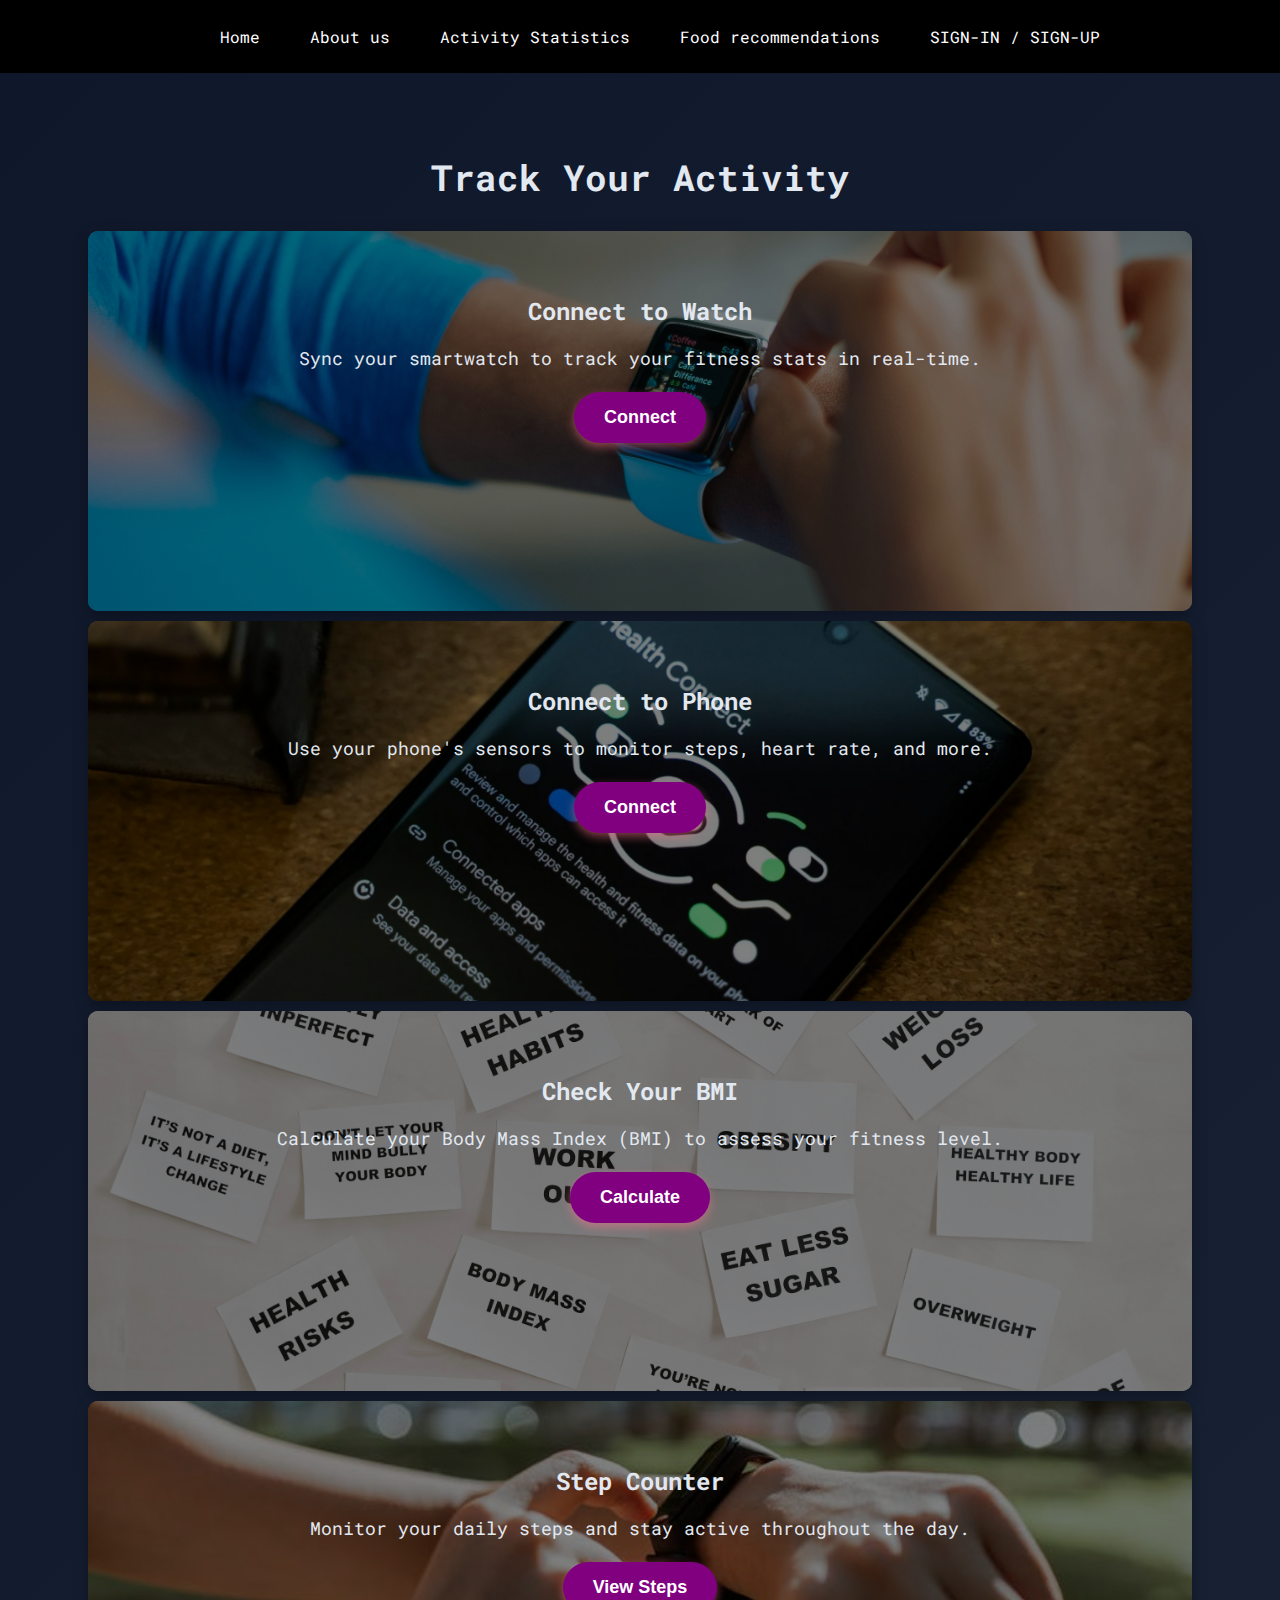
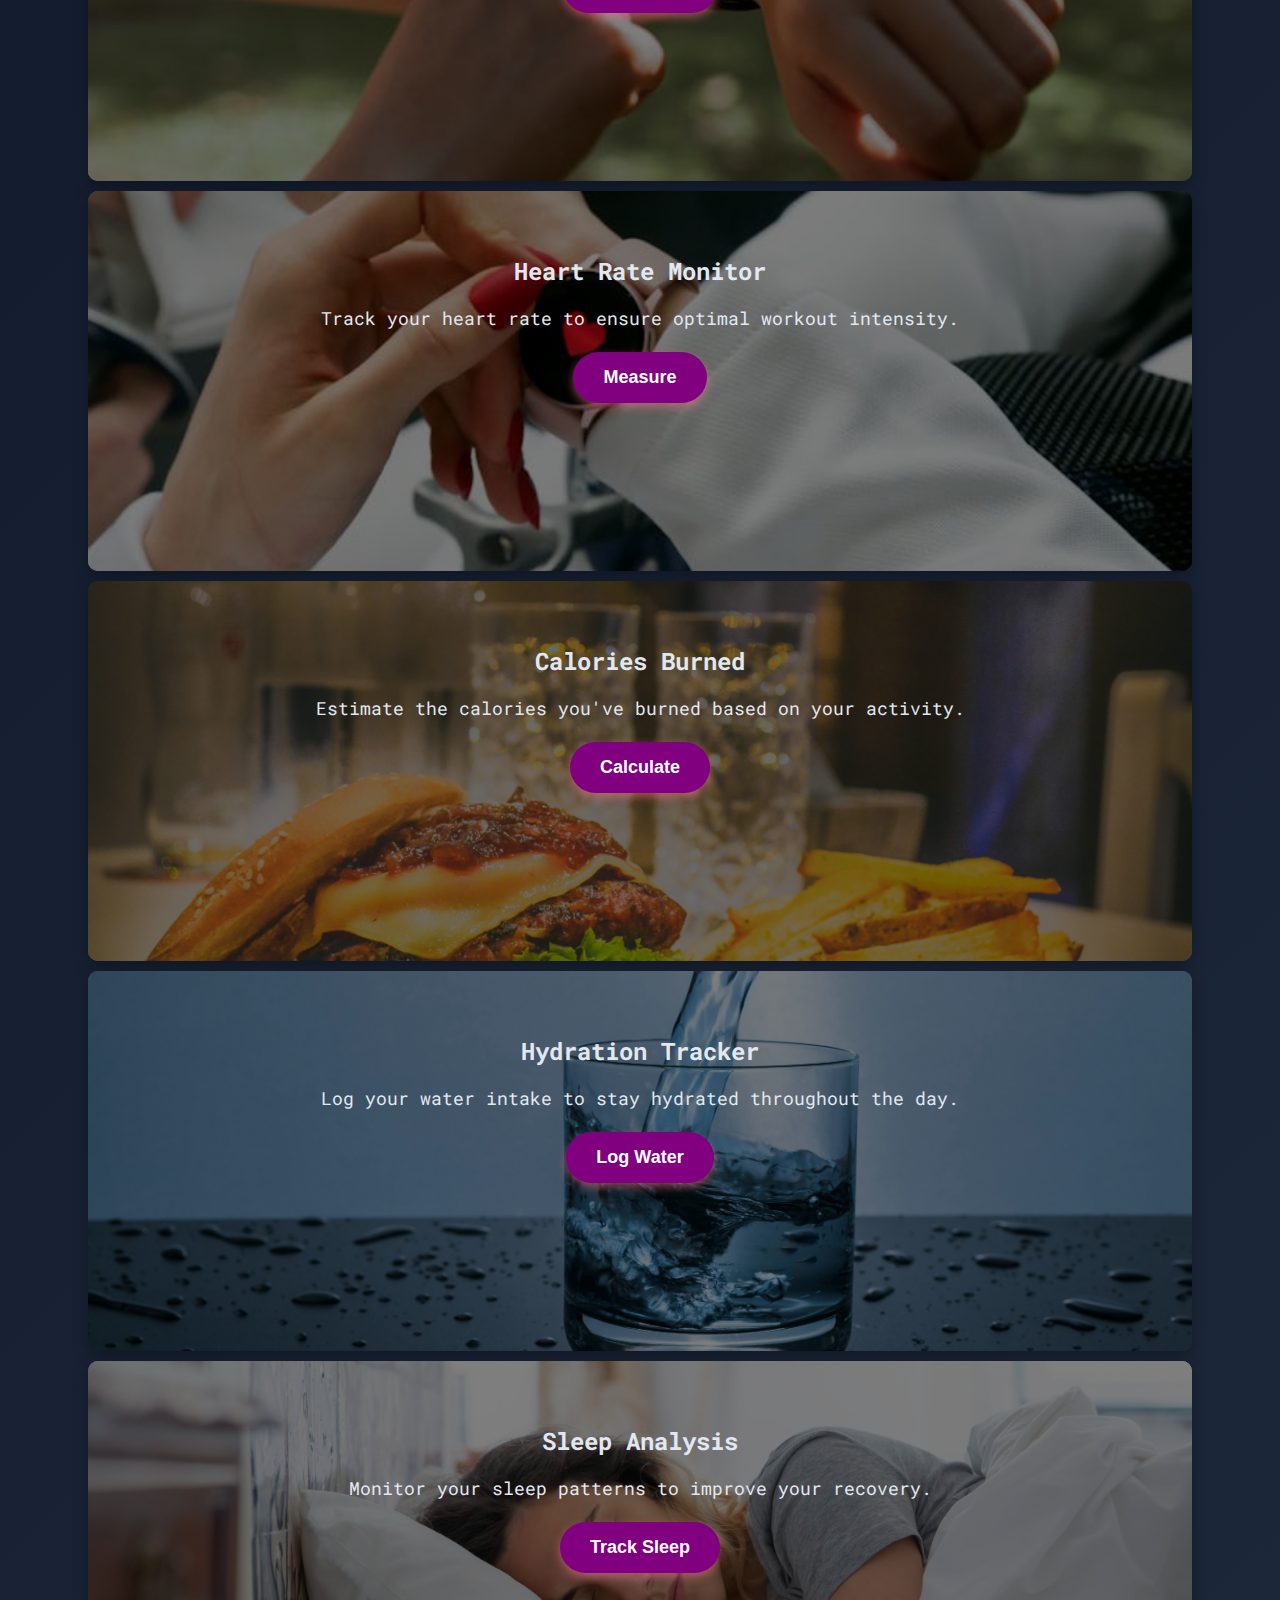
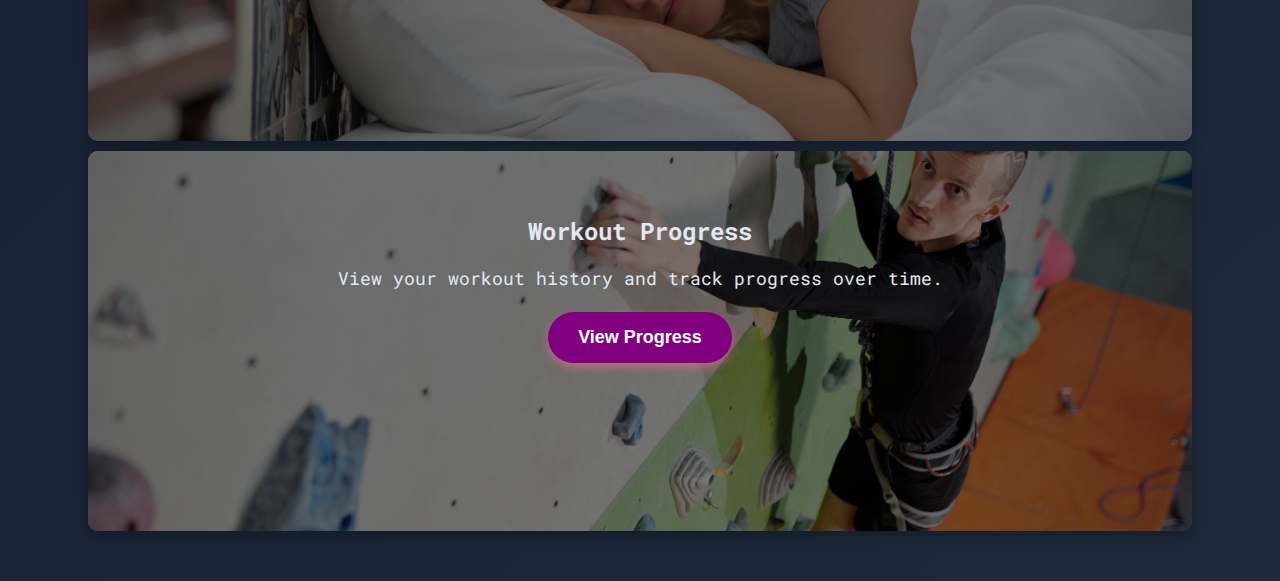
<file: index(activity).html>
<!DOCTYPE html>
<html lang="en">
<head>
    <meta charset="UTF-8">
    <meta name="viewport" content="width=device-width, initial-scale=1.0">
    <title>Activity - Fitness Hub</title>
    <link rel="stylesheet" href="style.css" />
    <link rel="preconnect" href="https://fonts.googleapis.com" />
    <link rel="preconnect" href="https://fonts.gstatic.com" crossorigin />
    
    <link rel="preconnect" href="https://fonts.googleapis.com">
    <link rel="preconnect" href="https://fonts.gstatic.com" crossorigin>
    <link
      href="https://fonts.googleapis.com/css2?family=Cedarville+Cursive&family=Roboto+Mono:ital,wght@0,100..700;1,100..700&display=swap"
      rel="stylesheet">
      <style>
        .activity {
            margin: 0;
            padding: 50px 0;
            background: linear-gradient(135deg, #0f172a, #1e293b);
            color: white;
            text-align: center;
        }
    
        .activity h2 {
            font-size: 36px;
            margin-bottom: 30px;
            color: #e2e8f0;
        }
    
        .activity-options {
            display: flex;
            flex-direction: column;
            gap: 10px;
        }
    
        .option {
            background-size: cover; 
            background-position: center;
            background-repeat: no-repeat;
            padding: 40px;
            border-radius: 10px;
            box-shadow: 0px 5px 15px rgba(0, 0, 0, 0.3);
            width: 80%;
            height:300px;
            margin: 0 auto;
            text-align: center;
            position: relative;
            color: white;
        }
    
        .option::before {
            content: '';
            position: absolute;
            top: 0;
            left: 0;
            width: 100%;
            height: 100%;
            background: rgba(0, 0, 0, 0.5);
            border-radius: 10px;
        }
    
        .option:hover {
            transform: translateY(-5px);
        }
    
        .option h3, .option p, .option button {
            position: relative;
            z-index: 2;
        }
    
        .option h3 {
            font-size: 24px;
            margin-bottom: 15px;
            color: #e2e8f0;
        }
    
        .option p {
            font-size: 18px;
            margin-bottom: 20px;
            color: #e2e8f0;
            text-align: center;
        }
    
        .option button {
            background: purple;
            color: white;
            padding: 15px 30px;
            border: none;
            border-radius: 30px;
            cursor: pointer;
            font-size: 18px;
            font-weight: bold;
            transition: all 0.3s ease;
            box-shadow: 0px 4px 10px rgba(255, 117, 140, 0.5);
        }
    
        .option button:hover {
            background: linear-gradient(135deg, #ff5ae6, #ff3cf2);
            transform: scale(1.05);
            transition: all 0.3s ease;
            box-shadow: 0px 6px 15px rgba(255, 92, 212, 0.6);
        }
    </style>
    
    
</head>
<body style="background-color: #0f172a;">
    <nav>
        <ul>
          <li><a href="index.html" draggable="false"> Home </a></li>
          <li><a href="index(about).html" draggable="false"> About us </a></li>
          <li>
            <a href="index(activity).html" draggable="false">
              Activity Statistics
            </a>
          </li>
          <li>
            <a href="index(food).html" draggable="false"> Food recommendations </a>
          </li>
          <li><a href="index(log).html" draggable="false"> SIGN-IN / SIGN-UP</a></li>
        </ul>
      </nav>
    <section class="activity">
        <h2>Track Your Activity</h2>
        <div class="activity-options">
            <div class="option" style="background-image: url(./Images/watch.jpg);">
                <h3>Connect to Watch</h3>
                <p>Sync your smartwatch to track your fitness stats in real-time.</p>
                <button>Connect</button>
            </div>
            <div class="option" style="background-image: url(./Images/connect_to_phone.png);">
                <h3>Connect to Phone</h3>
                <p>Use your phone's sensors to monitor steps, heart rate, and more.</p>
                <button>Connect</button>
            </div>
            <div class= "option" style="background-image: url(./Images/BMI.jpg)";>
                <h3>Check Your BMI</h3>
                <p>Calculate your Body Mass Index (BMI) to assess your fitness level.</p>
                <button>Calculate</button>
            </div>
            <div class="option" style="background-image: url(./Images/steps.jpg);">
                <h3>Step Counter</h3>
                <p>Monitor your daily steps and stay active throughout the day.</p>
                <button>View Steps</button>
            </div>
            <div class="option" style="background-image: url(./Images/heart_rate.jpg);">
                <h3>Heart Rate Monitor</h3>
                <p>Track your heart rate to ensure optimal workout intensity.</p>
                <button>Measure</button>
            </div>
            <div class="option" style="background-image: url(./Images/calories.jpg);">
                <h3>Calories Burned</h3>
                <p>Estimate the calories you've burned based on your activity.</p>
                <button>Calculate</button>
            </div>
            <div class="option" style="background-image: url(./Images/hydration.jpg);">
                <h3>Hydration Tracker</h3>
                <p>Log your water intake to stay hydrated throughout the day.</p>
                <button>Log Water</button>
            </div>
            <div class="option" style="background-image: url(./Images/sleep.jpg);">
                <h3>Sleep Analysis</h3>
                <p>Monitor your sleep patterns to improve your recovery.</p>
                <button>Track Sleep</button>
            </div>
            <div class="option" style="background-image: url(./Images/workout.jpg);">
                <h3>Workout Progress</h3>
                <p>View your workout history and track progress over time.</p>
                <button>View Progress</button>
            </div>
        </div>
    </section>
</body>
</html>
</file>
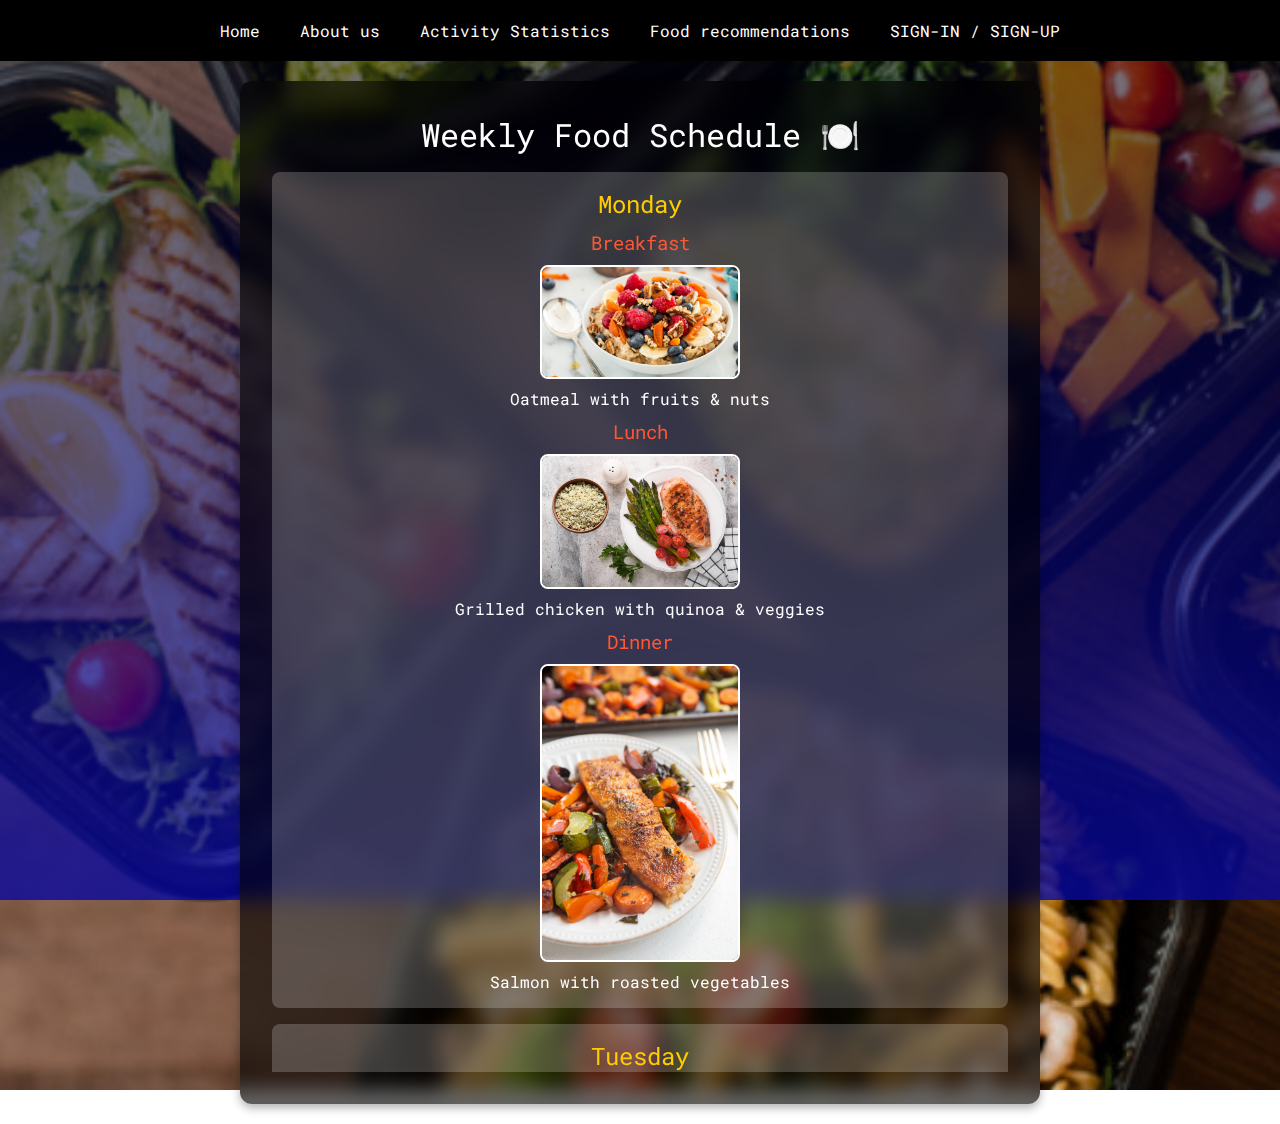
<file: index(food).html>
<!DOCTYPE html>
<html lang="en">
  <head>
    <meta charset="UTF-8" />
    <meta name="viewport" content="width=device-width, initial-scale=1.0" />
    <title>Weekly Food Schedule</title>
    <link rel="preconnect" href="https://fonts.googleapis.com" />
  <link rel="preconnect" href="https://fonts.gstatic.com" crossorigin />
  <link href="https://fonts.googleapis.com/css2?family=Roboto+Mono:ital,wght@0,100..700;1,100..700&display=swap"
    rel="stylesheet" />
  <link rel="preconnect" href="https://fonts.googleapis.com">
  <link rel="preconnect" href="https://fonts.gstatic.com" crossorigin>
  <link
    href="https://fonts.googleapis.com/css2?family=Cedarville+Cursive&family=Roboto+Mono:ital,wght@0,100..700;1,100..700&display=swap"
    rel="stylesheet">
    <link rel="stylesheet" href="styles.css" />
  </head>
  <body>
    <div>
      <nav>
        <ul>
          <li><a href="index.html" draggable="false"> Home </a></li>
          <li><a href="index(about).html" draggable="false"> About us </a></li>
          <li>
            <a href="index(activity).html" draggable="false">
              Activity Statistics
            </a>
          </li>
          <li>
            <a href="index(food).html" draggable="false"> Food recommendations </a>
          </li>
          <li><a href="index(log).html" draggable="false"> SIGN-IN / SIGN-UP</a></li>
        </ul>
      </nav>
    </div>
    
    <div class="container">
      <h1>Weekly Food Schedule 🍽️</h1>
      <div class="week">
        <!-- Monday -->
        <div class="day">
          <h2>Monday</h2>
          <div class="meal">
            <h3>Breakfast</h3>
            <img src="Images/Fruit_and_Nut_Oatmeal_.jpg" alt="Breakfast" />
            <p>Oatmeal with fruits & nuts</p>
          </div>
          <div class="meal">
            <h3>Lunch</h3>
            <img
              src="Images/Grown_Strong_Grilled_Chicken_With_Quinoa_Roasted_Vegetables.jpg"
              alt="Lunch"
            />
            <p>Grilled chicken with quinoa & veggies</p>
          </div>
          <div class="meal">
            <h3>Dinner</h3>
            <img src="Images/sheet-pan-salmon-and-vegetables-5.jpg" alt="Dinner" />
            <p>Salmon with roasted vegetables</p>
          </div>
        </div>

        <!-- Tuesday -->
        <div class="day">
          <h2>Tuesday</h2>
          <div class="meal">
            <h3>Breakfast</h3>
            <img src="Images/whole-wheat-pancakes-recipe-2.jpg" alt="Breakfast" />
            <p>Whole grain pancakes with honey</p>
          </div>
          <div class="meal">
            <h3>Lunch</h3>
            <img src="Images/avacado and grilled chicken.jpeg" alt="Lunch" />
            <p>Avocado & grilled chicken salad</p>
          </div>
          <div class="meal">
            <h3>Dinner</h3>
            <img
              src="Images/italian-vegetable-soup-with-cheese-bread.jpg"
              alt="Dinner"
            />
            <p>Vegetable soup with garlic bread</p>
          </div>
        </div>

        <!-- Wednesday -->
        <div class="day">
          <h2>Wednesday</h2>
          <div class="meal">
            <h3>Breakfast</h3>
            <img src="Images/Banana-Spinach-Smoothie-Featured.jpg" alt="Breakfast" />
            <p>Green smoothie with spinach & banana</p>
          </div>
          <div class="meal">
            <h3>Lunch</h3>
            <img src="Images/images.jpeg" alt="Lunch" />
            <p>Turkey sandwich with whole grain bread</p>
          </div>
          <div class="meal">
            <h3>Dinner</h3>
            <img src="Images/whole-wheat-pasta-with-marinara-sauce.jpg" alt="Dinner" />
            <p>Whole wheat pasta with marinara sauce</p>
          </div>
        </div>

        <!-- Thursday -->
        <div class="day">
          <h2>Thursday</h2>
          <div class="meal">
            <h3>Breakfast</h3>
            <img src="Images/Best-Egg-Toast-SQ-1.jpg" alt="Breakfast" />
            <p>Scrambled eggs with toast</p>
          </div>
          <div class="meal">
            <h3>Lunch</h3>
            <img src="Images/buddha bowl with chikpeas and veggies.jpeg" alt="Lunch" />
            <p>Buddha bowl with chickpeas and veggies</p>
          </div>
          <div class="meal">
            <h3>Dinner</h3>
            <img src="Images/grilled fish with asparagus.jpeg" alt="Dinner" />
            <p>Grilled fish with steamed asparagus</p>
          </div>
        </div>

        <!-- Friday -->
        <div class="day">
          <h2>Friday</h2>
          <div class="meal">
            <h3>Breakfast</h3>
            <img
              src="Images/Greek-Yogurt-drizzled-with-Honey-and-Walnuts-Yiaourti-me-meli.jpg"
              alt="Breakfast"
            />
            <p>Greek yogurt with honey & almonds</p>
          </div>
          <div class="meal">
            <h3>Lunch</h3>
            <img src="Images/pizza.jpeg" alt="Lunch" />
            <p>Veggie-loaded pizza on whole wheat crust</p>
          </div>
          <div class="meal">
            <h3>Dinner</h3>
            <img src="Images/chicken-and-broccoli-stir-fry-6-2.jpg" alt="Dinner" />
            <p>Chicken stir-fry with broccoli</p>
          </div>
        </div>

        <!-- Saturday -->
        <div class="day">
          <h2>Saturday</h2>
          <div class="meal">
            <h3>Breakfast</h3>
            <img src="Images/croissant.jpeg" alt="Breakfast" />
            <p>Croissant with fresh berries</p>
          </div>
          <div class="meal">
            <h3>Lunch</h3>
            <img src="Images/easy-vegan-black-bean-veggie-burgers.jpg" alt="Lunch" />
            <p>Homemade veggie burger</p>
          </div>
          <div class="meal">
            <h3>Dinner</h3>
            <img src="Images/Spicy-Chickpea-and-Cauliflower-Curry.jpg" alt="Dinner" />
            <p>Spicy chickpea curry with rice</p>
          </div>
        </div>

        <!-- Sunday -->
        <div class="day">
          <h2>Sunday</h2>
          <div class="meal">
            <h3>Breakfast</h3>
            <img src="Images/bagel.jpeg" alt="Breakfast" />
            <p>Bagel with cream cheese & smoked salmon</p>
          </div>
          <div class="meal">
            <h3>Lunch</h3>
            <img src="Images/italian pasta.jpeg" alt="Lunch" />
            <p>Italian pasta salad with olives</p>
          </div>
          <div class="meal">
            <h3>Dinner</h3>
            <img src="Images/grilled steak with mashed potatoes.jpeg" alt="Dinner" />
            <p>Grilled steak with mashed potatoes</p>
          </div>
        </div>
      </div>
    </div>
  </body>
</html>
</file>
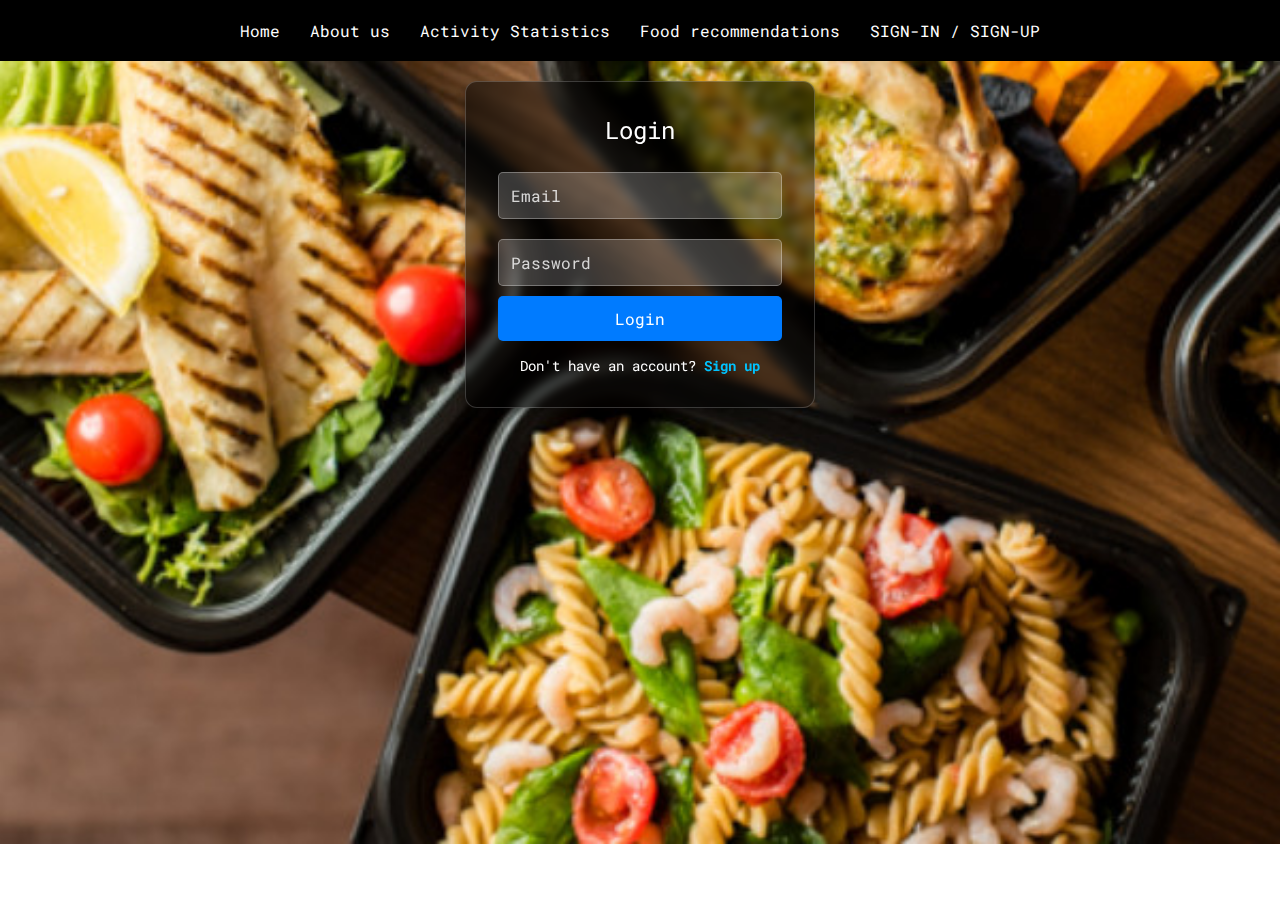
<file: index(log).html>
<!DOCTYPE html>
<html lang="en">

<head>
  <meta charset="UTF-8" />
  <meta name="viewport" content="width=device-width, initial-scale=1.0" />
  <title>Login Page</title>
  <link rel="stylesheet" href="styles(log).css" />
  <link rel="preconnect" href="https://fonts.googleapis.com" />
  <link rel="preconnect" href="https://fonts.gstatic.com" crossorigin />
  <link href="https://fonts.googleapis.com/css2?family=Roboto+Mono:ital,wght@0,100..700;1,100..700&display=swap"
    rel="stylesheet" />
  <link rel="preconnect" href="https://fonts.googleapis.com">
  <link rel="preconnect" href="https://fonts.gstatic.com" crossorigin>
  <link
    href="https://fonts.googleapis.com/css2?family=Cedarville+Cursive&family=Roboto+Mono:ital,wght@0,100..700;1,100..700&display=swap"
    rel="stylesheet">
</head>

<body>
  <nav>
    <ul style="padding: 10px">
      <li><a href="index.html" draggable="false"> Home </a></li>
      <li><a href="index(about).html" draggable="false"> About us </a></li>
      <li>
        <a href="index(activity).html" draggable="false">
          Activity Statistics
        </a>
      </li>
      <li>
        <a href="index(food).html" draggable="false"> Food recommendations </a>
      </li>
      <li><a href="index(log).html" draggable="false"> SIGN-IN / SIGN-UP</a></li>
    </ul>
  </nav>
  <div class="login-container">
    <h2>Login</h2>
    <form action="#">
      <input type="email" class="input-field" placeholder="Email" required />
      <input type="password" class="input-field" placeholder="Password" required />
      <button type="submit" class="login-btn">Login</button>
    </form>
    <p class="signup-text">Don't have an account? <a href="#">Sign up</a></p>
  </div>
</body>

</html>
</file>
<file: style.css>
body{
    margin:0px;
    padding: 0px;
    font-family: "Roboto Mono", serif;
    font-optical-sizing: auto;
    font-weight: 400;
    font-style: normal;
    color: white;

    position: relative;
  z-index: 1;
  background: transparent;
}

.video-container {
  position: fixed;
  top: 0;
  left: 0;
  width: 100%;
  height: 100%;
  overflow: hidden;
  z-index: -1;
}

.video-container video {
  position: absolute;
  top: 50%;
  left: 50%;
  transform: translate(-50%, -50%);
  min-width: 100%;
  min-height: 100%;
  width: auto;
  height: auto;
  object-fit: cover;
}



.cedarville-cursive-regular {
    font-family: "Cedarville Cursive", serif;
    font-weight: 400;
    font-style: normal;
    font-size: 150px;
    color: red;
  }  
.navbar-inner {
    background:transparent;
}
nav{
    color: white;
    text-align: center;
    padding: 5px;
    background-color: black;
}
nav ul{
    list-style-type: none;
}
nav ul li{
    display: inline-block;
    padding: 5px 20px;
}
nav a{
    text-decoration: none;
    color: white;
}
nav a:hover{
    font-size: 20px;
    transition: all 500ms;
    font-size-adjust: 20px;
}
/* Center everything on the page */
.container {
    display: flex;
    flex-direction: column;
    align-items: center;
    text-align: center;
}
  
  /* Restrict max width for better readability */
  .content {
    max-width: 800px; /* Adjust as needed */
    width: 90%;
    margin: auto;
}
  
  /* Float images properly while keeping text aligned */
  .leftFloat {
    float: left;
    margin-right: 15px;
    margin-bottom: 10px;
    width: 150px; /* Adjust size as needed */
}
  
  .rightFloat {
    float: right;
    margin-left: 15px;
    margin-bottom: 10px;
    width: 150px; /* Adjust size as needed */
}
  
  /* Paragraph styling */
p {
    overflow: hidden; /* Prevents layout breaking */
    font-size: 16px;
    line-height: 1.5;
    text-align: left; /* Ensures readability */
}
  
  /* Center the main heading */
h1 {
    text-align: center;
}
</file>
<file: styles.css>
* {
    margin: 0;
    padding: 0;
    box-sizing: border-box;
    font-family: "Roboto Mono", serif;
    font-optical-sizing: auto;
    font-weight: 400;
    font-style: normal;
    color: white;
}
.navbar-inner {
    background:transparent;
}
nav {
    color: white;
    text-align: center;
    padding: 10px;
    background-color: black;
    display: block; /* Ensures it takes the full width */
    width: 100%;
}
nav ul {
    list-style-type: none;
    padding: 0;
    margin: 0;
    display: flex; /* Makes the items align horizontally */
    justify-content: center; /* Centers the menu items */
}
nav ul li {
    display: inline-block;
    padding: 10px 20px;
}
nav a{
    text-decoration: none;
    color: white;
}
nav a:hover{
    font-size: 20px;
    transition: all 500ms;
    font-size-adjust: 20px;
}

.cedarville-cursive-regular {
    font-family: "Cedarville Cursive", serif;
    font-weight: 400;
    font-style: normal;
    font-size: 150px;
    color: purple;
  }  
body {
    background: 
       linear-gradient(to bottom, rgba(0, 0, 0, 0.5), rgba(8, 8, 159, 0.8)), 
       url('Images/image.png') no-repeat center center/cover;
    background-size: cover;  /* Ensures the background image covers the entire area */
    background-attachment: fixed;  /* Keeps the background fixed during scroll */
    justify-content: center;
    align-items: flex-start;
    min-height: 100%;  /* Allow the body to grow based on content */
    overflow-y: auto;  /* Allow the entire page to scroll if content exceeds the viewport */
}

.container {
    display: block;
    width: 90%;
    max-width: 800px;
    background: rgba(0, 0, 0, 0.6);
    color: white;
    padding: 2rem;
    border-radius: 12px;
    text-align: center;
    backdrop-filter: blur(10px);
    box-shadow: 0 4px 10px rgba(0, 0, 0, 0.3);
    margin: 20px auto; /* Adds spacing below the navbar and centers the div */
}


h1 {
    margin-bottom: 1rem;
    font-size: 32px;
}

.week {
    display: flex;
    flex-direction: column;
    gap: 1rem;
    max-height: 100vh;  /* Limit the height */
    overflow-y: auto;  /* Allow scrolling within the week section */
}


.day {
    background: rgba(255, 255, 255, 0.2);
    padding: 1rem;
    border-radius: 8px;
}

h2 {
    color: #ffcc00;
}

.meal {
    margin-top: 10px;
}

.meal h3 {
    margin-bottom: 5px;
    color: #ff5733;
}

.meal img {
    width: 100%;
    max-width: 200px;
    height: auto;
    border-radius: 8px;
    margin: 5px 0;
    border: 2px solid white;
}
</file>
<file: styles(log).css>
* {
  margin: 0;
  padding: 0;
  box-sizing: border-box;
  font-family: "Roboto Mono", serif;
    font-optical-sizing: auto;
    font-weight: 400;
    font-style: normal;
    color: white;
}
.cedarville-cursive-regular {
  font-family: "Cedarville Cursive", serif;
  font-weight: 400;
  font-style: normal;
  font-size: 150px;
  color: purple;
}
body {
  display: flex;
  justify-content: center;
  align-items: center;
  background: url('Images/image.png') no-repeat center center/cover;
  flex-direction: column; /* Ensures navbar is positioned above login box */
}

/* Navbar Styles */
nav {
  width: 100%;
  background-color: black;
  padding: 10px 0;
}

nav ul {
  list-style-type: none;
  display: flex;
  justify-content: center;
  padding: 0;
}

nav ul li {
  margin: 0 15px;
}

nav a {
  text-decoration: none;
  color: white;
  font-size: 16px;
  transition: font-size 0.3s ease-in-out;
}

nav a:hover {
  font-size: 18px;
}

/* Login Container */
.login-container {
  background: rgba(0, 0, 0, 0.5);
  backdrop-filter: blur(5px);
  padding: 2rem;
  border-radius: 12px;
  box-shadow: 0 4px 10px rgba(0, 0, 0, 0.3);
  text-align: center;
  width: 350px;
  color: white;
  border: 1px solid rgba(255, 255, 255, 0.2);
  margin-top: 20px; /* Adds spacing below navbar */
}

.login-container h2 {
  margin-bottom: 1rem;
  font-size: 24px;
}

.input-field {
  width: 100%;
  padding: 12px;
  margin: 10px 0;
  border: none;
  border-radius: 5px;
  background: rgba(255, 255, 255, 0.2);
  color: white;
  outline: none;
  font-size: 16px;
  border: 1px solid rgba(255, 255, 255, 0.3);
}

.input-field::placeholder {
  color: rgba(255, 255, 255, 0.8);
}

.login-btn {
  width: 100%;
  background: #007bff;
  color: white;
  border: none;
  padding: 12px;
  border-radius: 5px;
  cursor: pointer;
  font-size: 16px;
  transition: 0.3s;
}

.login-btn:hover {
  background: #0056b3;
}

.signup-text {
  margin-top: 15px;
  font-size: 14px;
  color: white;
}

.signup-text a {
  color: #00c3ff;
  text-decoration: none;
  font-weight: bold;
}

.signup-text a:hover {
  text-decoration: underline;
}
header{
  display: block;
  unicode-bidi: isolate;
  color: white;
  width: 100%;
  background-color: black;
  padding: 10px;
  text-align: center;
}
h1, a{
  font-family: "Roboto Mono", serif;
    font-optical-sizing: auto;
    font-weight: 400;
    font-style: normal;
}
</file>
